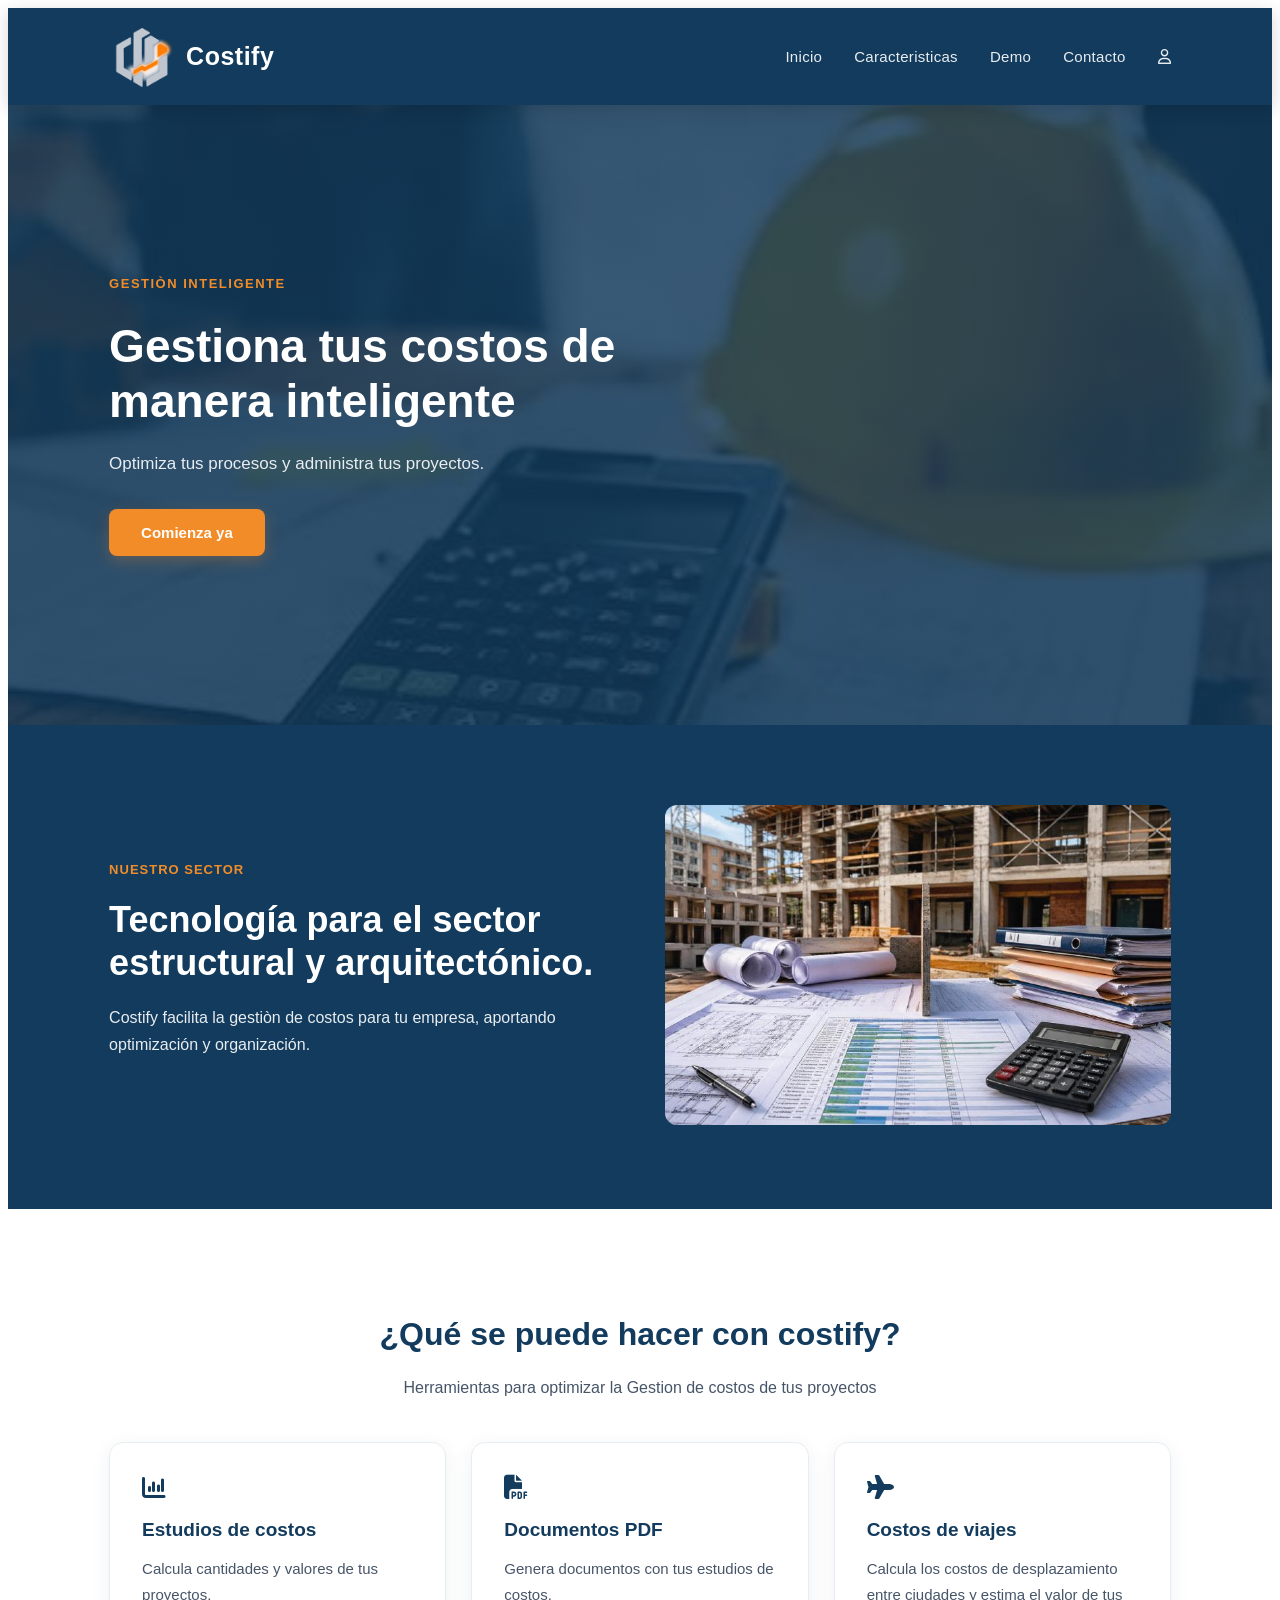
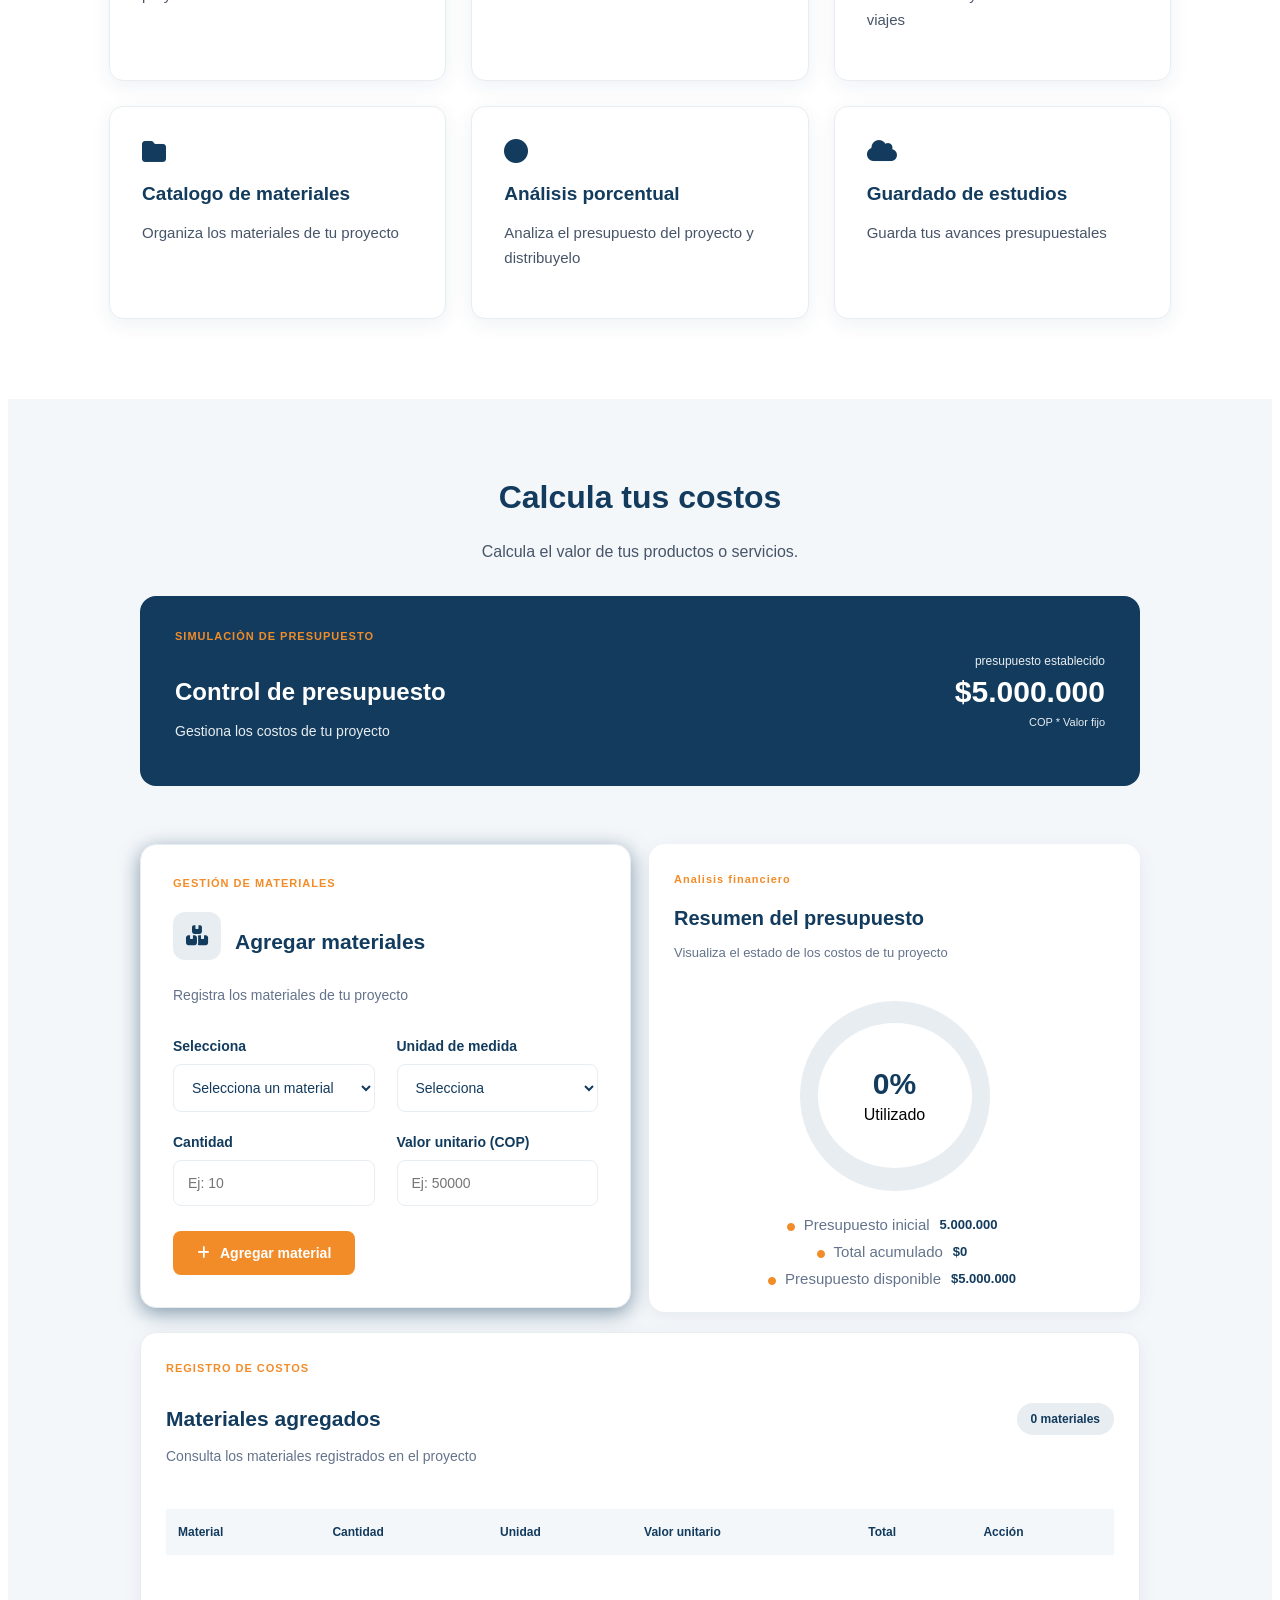
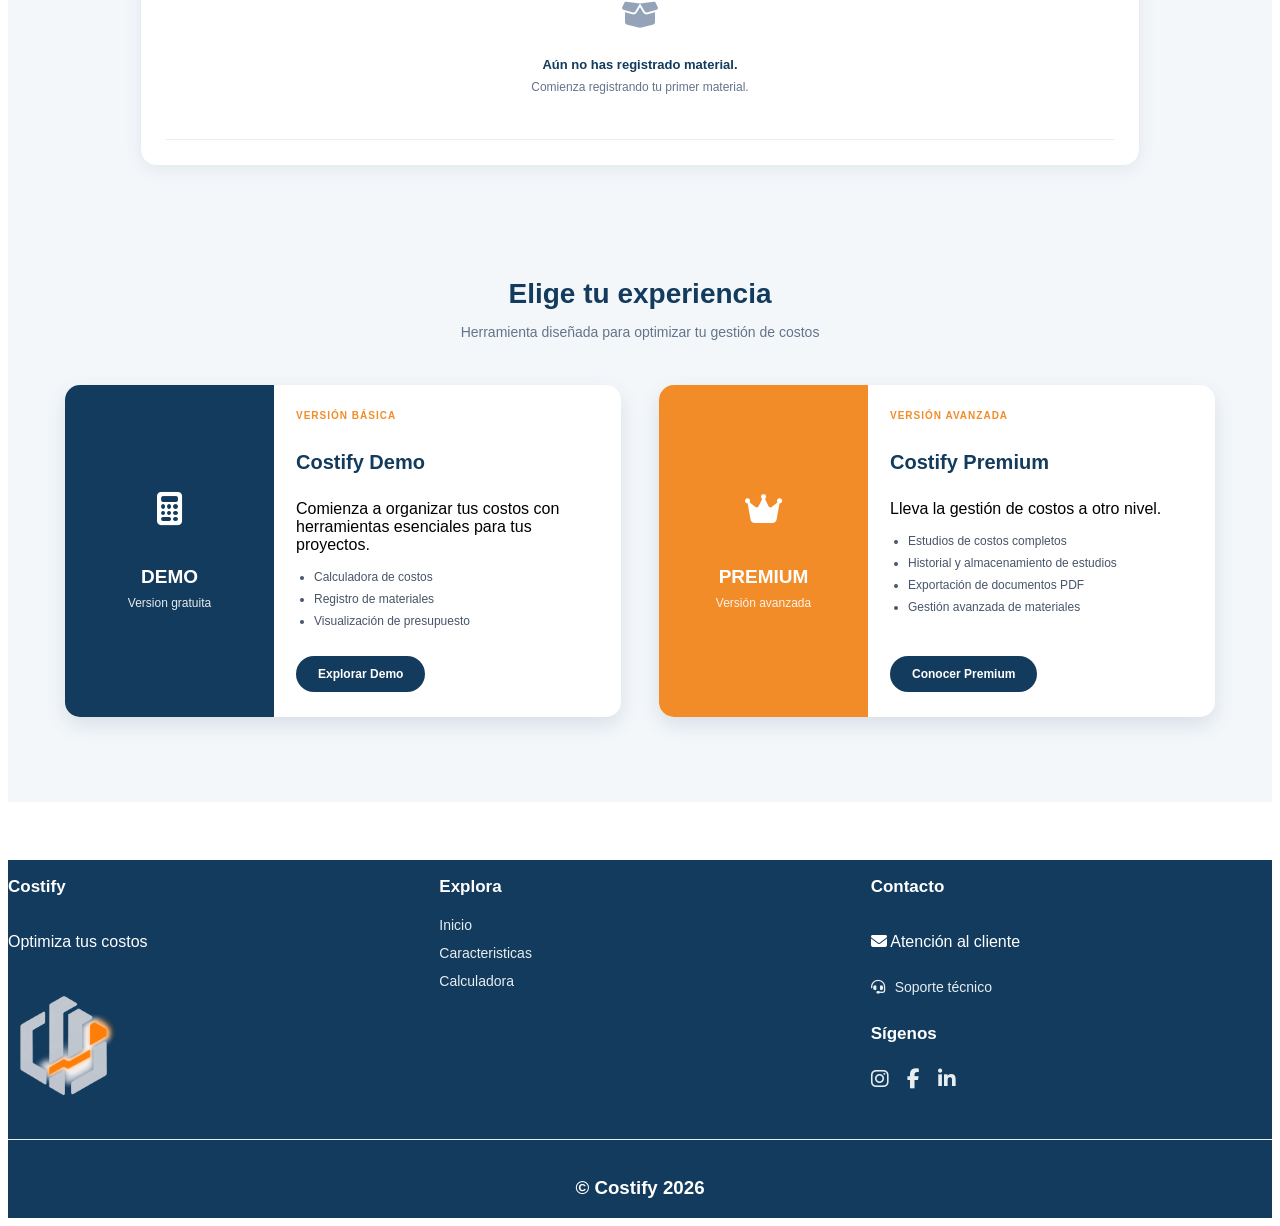
<file: costify/index.html>
<!DOCTYPE html>
<html lang="es">
<head>
    <meta charset="UTF-8">
    <meta name="viewport" content="width=device-width, initial-scale=1.0">
    <title>Costify | Gestion de costos</title>
    <link rel="stylesheet" href="https://cdn.jsdelivr.net/npm/@fortawesome/fontawesome-free@6.7.2/css/all.min.css">
    <link rel="stylesheet" href="style/style.css">

    <link rel="preconnect" href="https://fonts.googleapis.com">
    <link rel="preconnect" href="https://fonts.gstatic.com" crossorigin>
    <link rel="preconnect" href="https://fonts.googleapis.com/css2?family=Inter:wght@400;500;600;700;800&display=swap" rel="stylesheet">

</head>



<body>

    <header class="header">
    
        <a href="#inicio" class="header_brand">
            <img src="assets/costify_logo_transparente.png"
                alt="Logo de costify"
            >

            <span>Costify</span>
        </a>    
            <nav class="header_nav">
                <a href="#inicio">Inicio</a>
                <a href="#funciones">Caracteristicas</a>
                <a href="#calculator">Demo</a> 
                <a href="#contacto">Contacto</a>  
                <a href="login.html"><i class="fa-regular fa-user"></i></a>
            </nav>
    
    </header>
    

        <section id="inicio" class="hero">

            <div class="hero_content">
                
                <span class="hero_tag">
                    GESTIÒN INTELIGENTE
                </span>
                
                <h2>
                    Gestiona tus costos
                    de manera inteligente
                </h2>

                <p>
                    Optimiza tus procesos y 
                    administra tus proyectos.
                </p>

                <a href="#funciones" class="hero_button">
                    Comienza ya
                </a>

            </div>
        </section>

        <section class="sector">
            
            <div class="sector_content">

                <span class="sector_tag">
                    NUESTRO SECTOR
                </span>
                
                <h2>
                    Tecnología para el sector estructural
                    y arquitectónico.
                </h2>

                <p>
                  Costify facilita la gestiòn de costos
                  para tu empresa, aportando optimización y organización.  
                </p>

            </div>

            <div class="sector_image">
                
                <img
                    src="assets/sector.jpg"
                    alt="Planos e implementos para gestionar costos"
                >    
            </div>

        </section>

        <section id="funciones" class="features">

            <div class="features_header">
                <h2>¿Qué se puede hacer con costify?</h2>

                <p>
                    Herramientas para optimizar
                    la Gestion de costos de tus proyectos
                </p>
            </div>

            <div class="features_container">
                
                <div class="features_card">
                    
                    <div class="features_icon">
                        <i class="fa-solid fa-chart-column"></i>
                    </div>

                    <h3>Estudios de costos</h3>
                    <p>
                        Calcula cantidades y valores 
                        de tus proyectos.
                    </p>
                </div>

                <div class="features_card">

                    <div class="features_icon">
                        <i class="fa-solid fa-file-pdf"></i>
                    </div>

                    <h3>Documentos PDF</h3>
                    <p>
                        Genera documentos con
                        tus estudios de costos.
                    </p>
                </div>

                <div class="features_card">
                    
                    <div class="features_icon">
                        <i class="fa-solid fa-plane"></i>
                    </div>

                    <h3>Costos de viajes</h3>
                    <p>
                        Calcula los costos de 
                        desplazamiento entre ciudades y estima el 
                        valor de tus viajes
                    </p>
                </div>

                <div class="features_card">
                    
                    <div class="features_icon">
                        <i class="fa-solid fa-folder"></i>
                    </div>

                    <h3>Catalogo de materiales</h3>
                    <p>
                        Organiza los materiales de tu proyecto
                    </p>
                </div>

                <div class="features_card">
                    
                    <div class="features_icon">
                        <i class="fa-solid fa-circle"></i>
                    </div>

                    <h3>Análisis porcentual</h3>
                    <p>
                        Analiza el presupuesto del proyecto y distribuyelo 
                    </p>
                </div>

                <div class="features_card">
                    
                    <div class="features_icon">
                        <i class="fa-solid fa-cloud"></i>
                    </div>

                    <h3>Guardado de estudios</h3>
                    <p>
                        Guarda tus avances presupuestales
                    </p>
                </div>

            </div>

        </section>

        <section 
            class="calculator"
            id="calculator"
        
        >

        <div class="calculator_header">
            <h2>Calcula tus costos</h2>
            <p>
                Calcula el valor de tus 
                productos o servicios.
            </p>
        </div>

        <div class="calculator_container">

            <div class="budget_header">
                
                <div class="budget_header_info">
                    <span class="budget_tag">SIMULACIÒN DE PRESUPUESTO</span>
                    <h3>Control de presupuesto</h3>
                    <p>Gestiona los costos de tu proyecto</p>
                </div>

                <div class="budget_amount">

                <span>presupuesto establecido</span>
                <strong id="presupuesto">
                    $5.000.000
                </strong>
                <small>COP * Valor fijo</small>

            </div>

            </div>

            

            
    <div class="budget_dashboard_grid">
            

            </div>

            <div class="budget_sidebar">
                <div class="material_form">

                <div class="material_form_header">

                    <div class="material_form_heading">
                        <span class="section_tag">
                        GESTIÓN DE MATERIALES
                    </span>

                    <div class="material_form_title">

                        <div class="material_form_icon">
                            <i class="fa-solid fa-boxes-stacked"></i>
                        </div>

                        <h3>Agregar materiales</h3>

                    </div>  

                    

                    <p>
                        Registra los materiales de
                        tu proyecto
                    </p>
                    </div>

                    

                </div>

                
            

            <div class="material_field">

                <div class="calculator_field">

                    <label for="material">Selecciona</label>

                    <select id="material">

                        <option value="">Selecciona un material</option>
                        <option value="cemento">Cemento</option>
                        <option value="Acero">Acero</option>
                        <option value="Arena">Arena</option>
                        <option value="Gravilla">Gravilla</option>
                        <option value="Ladrillo">Ladrillo</option>
                        <option value="Pintura">Pintura</option>
                        <option value="otro">otro</option>
                          
                    </select>     
                </div>

                <div class="calculator_field">
                    <label for="unidad">Unidad de medida</label>

                    <select id="unidad">

                        <option value="">Selecciona</option>
                        <option value="unidad">Unidad</option>
                        <option value="kg">Kilogramo</option>
                        <option value="bulto">Bulto</option>
                        <option value="m²">Metro cúbico (m²)</option>
                        <option value="m³">Metro cuadrado (m³)</option>
                        <option value="metro lineal">Metro lineal (m)</option>

                    </select>

                </div>

                <div class="calculator_field">
                    <label for="cantidad">Cantidad</label>

                    <input 
                    
                    type="number"
                    id="cantidad"
                    min="1"
                    placeholder="Ej: 10"
                    >

                </div>

                <div class="calculator_field">
                    <label for="valor">Valor unitario (COP)</label>

                    <input 
                    
                    type="number"
                    id="valor"
                    min="0"
                    placeholder="Ej: 50000"
                    >
                </div>

            </div>

                <button
                
                    type="button"
                    id="agregar_material"
                    class="material_button"
                
                >
            
                    <i class="fa-solid fa-plus"></i>
                    Agregar material
                </button>

            </div>
            
        <div class="budget_summary">

            <div class="budget_summary_header">
                <span class="section_tag">Analisis financiero</span>
                <h3>Resumen del presupuesto</h3>
                <p>Visualiza el estado de los costos de tu proyecto</p>
            </div>

            <!-- GRafico cirular-->

            <div class="budget_chart_container">

                <div class="budget_chart" id="grafico-presupuesto">
                    <div class="budget_chart_content">
                        <strong id="porcentaje-utilizado">0%</strong>
                        <span>Utilizado</span>
                    </div>
                </div>

            </div>

            <div class="budget_details">

                <div class="budget_details_item">
                    <span>
                        <i class="fa-solid fa-circle"></i>
                        Presupuesto inicial
                    </span>
                    <strong>5.000.000</strong>
                </div>

                <div class="budget_details_item">
                    <span>
                        <i class="fa-solid fa-circle"></i>
                        Total acumulado
                    </span>
                    <strong id="subtotal">$0</strong>
                </div>

                <div class="budget_details_item">
                   <span>
                    <i class="fa-solid fa-circle"></i>
                    Presupuesto disponible
                   </span>
                   <strong id="presupuesto-restante">$5.000.000</strong>
                </div>

            </div>

            <div class="budget_alert" id="alerta-presupuesto" hidden>
                <i class="fa-solid fa-triangle-exclamation"></i>
                <span id="mensaje-presupuesto"></span>
            </div>

        </div>

        </div>

    <div class="materials_table">

                <div class="materials_table_header">

                    <div>
                        
                        <span class="section_tag">REGISTRO DE COSTOS</span>

                        <h3>Materiales agregados</h3>

                        <p>Consulta los materiales registrados en el proyecto</p>

                    </div>

                    <span class="materials_counter" id="contador-materiales">
                        0 materiales
                    </span>

                </div>

                <div class="materials_table_wrapper">

                    <table>
                        
                        <thead>
                            <tr>
                                <th>Material</th>
                                <th>Cantidad</th>
                                <th>Unidad</th>
                                <th>Valor unitario</th>
                                <th>Total</th>
                                <th>Acción</th>
                            </tr>
                        </thead>

                        <tbody id="lista-materiales">
                            <tr>
                                <td colspan="6" class="table_empty">
                                    <i class="fa-solid fa-box-open"></i>

                                    <p>Aún no has registrado material.</p>

                                    <small>
                                        Comienza registrando tu primer material.
                                    </small>

                                </td>
                            </tr>
                        </tbody>

                    </table>

            </div>        

    </div>
            
    <div>

    </div>

        </section>

    <section class="versions" id="versiones">

        <div class="versions_header">
            <h2>Elige tu experiencia</h2>
            <p>
                Herramienta diseñada para optimizar tu
                gestión de costos
            </p>
        </div>

        <div class="versions_container">

            <!--VERSION DE PRUEBA-->

            <article class="version_card">

                <div class="version_side demo_side">

                    <i class="fa-solid fa-calculator"></i>

                    <h3>DEMO</h3>

                    <span>Version gratuita</span>

                </div>
                 <div class="version_info">
                    <span class="version_level">
                        VERSIÓN BÁSICA
                    </span>

                    <h3>Costify Demo</h3>

                    <p>
                        Comienza a organizar tus costos con 
                        herramientas esenciales para tus proyectos.
                    </p>

                    <ul>
                        <li>Calculadora de costos</li>
                        <li>Registro de materiales</li>
                        <li>Visualización de presupuesto</li>
                    </ul>

                    <a href="#calculator" class="version_button">
                        Explorar Demo
                    </a>

                 </div>

            </article>

            <!--VERSION PREMIUM-->

            <article class="version_card">

    <!-- Franja lateral Premium -->
    <div class="version_side premium_side">

        <i class="fa-solid fa-crown"></i>

        <h3>PREMIUM</h3>

        <span>Versión avanzada</span>

    </div>

    <!-- Información Premium -->
    <div class="version_info">

        <span class="version_level">
            VERSIÓN AVANZADA
        </span>

        <h3>Costify Premium</h3>

        <p>
            Lleva la gestión de costos a otro nivel.
        </p>

        <ul>
            <li>Estudios de costos completos</li>
            <li>Historial y almacenamiento de estudios</li>
            <li>Exportación de documentos PDF</li>
            <li>Gestión avanzada de materiales</li>
        </ul>

        <a href="#contacto" class="version_button">
            Conocer Premium
        </a>

    </div>

</article>

        </div>

    </section>

    <footer id="contacto" class="footer">

        <div class="footer_content">
            
            <div class="footer_column">
                <h3>Costify</h3>
                <p>Optimiza tus costos</p>

                <img src="assets/costify_logo_transparente.png" alt="logo de costify">

            </div>

            <div class="footer_column">
                <h3>Explora</h3>

                <a href="#inicio">Inicio</a>
                <a href="#funciones">Caracteristicas</a>
                <a href="#calculator">Calculadora</a>

            </div>

            <div class="footer_column">
                    <h3>Contacto</h3>
        
                        <p>
                            <i class="fa-solid fa-envelope"></i>
                            Atención al cliente
                        </p>

                        <p class="footer_contact">
                            <i class="fa-solid fa-headset"></i>
                            Soporte técnico
                        </p>

                    <h3>Sígenos</h3>
                
                    <div class="footer_social">

                        <i class="fa-brands fa-instagram"></i>
                        <i class="fa-brands fa-facebook-f"></i>
                        <i class="fa-brands fa-linkedin-in"></i>
                    
                    </div>


            </div>

            </div>

        </div>

        <div class="footer_bottom">
            <h3>&copy; Costify 2026</h3>
        </div>

    </footer>

    <script src="main/main.js"></script>

</body>
</html>
</file>
<file: costify/style/style.css>
*{
    font-family: 'inter', sans-serif;
}

/* desplazar */

html {
    scroll-behavior: smooth !important;
}

/* encabezado */

.header {
    display: flex;
    justify-content: space-between;
    align-items: center;
    padding: 16px 8%;
    background-color: #123B5D;
    box-shadow: 0 4px 16px
                 rgba(0, 0, 0, 0.16);
    position: relative;
    z-index: 10;;
}

/* identidad sueperior */

.header_brand {
    display: flex;
    align-items: center;
    gap: 12px;
    text-decoration: none;
}

/* logo */

.header_brand img{
    width: 65px;    
    height: 65px;
    object-fit: contain;
    display: block;
}

/* nombre de la empresa */

.header_brand span{
    color: #ffffff;
    font-size: 25px;
    font-weight: 700;
    letter-spacing: 0.5px;

}

/* nav */

.header_nav {
    display: flex;
    align-items: center;
    gap: 32px;
}
    
.header_nav a {
    color: #e8edf1;
    text-decoration: none;
    font-size: 15px;
    font-weight: 500;
    letter-spacing: 0.3px;
    transition: color 0.2s ease;
}

.header_nav a:hover {
    color: #F28C28;
}

/* section principal */

.hero {
    min-height: 420px;
    display: flex;
    align-items: center;
    padding: 100px 8%;

    background-image: linear-gradient(
                        rgba(18,59,93,0.82),
                        rgba(18,59,93,0.82)


    ),
    
    url("../assets/hero.jpeg");

    background-size: cover;
    background-position: center;
    background-repeat: no-repeat;
}

.hero_content {
    max-width: 650px;
}

.hero_tag {
    display: inline-block;
    color: #F28C28;
    font-size: 13px;
    font-weight: 700;
    letter-spacing: 1.5px;
    margin-bottom: 8px;
}

.hero_content h2{
    color: #ffffff;
    font-size: 46px;
    line-height: 1.2;
    font-weight: 700;
    margin: 20px 0;
    max-width: 600px;
}

.hero_content p{
    color: #e8edf1;
    font-size: 17px;
    line-height: 1.8;
    max-width: 500px;
    margin-bottom: 30px;
}

.hero_button{
    display: inline-block;
    background-color: #F28C28;
    color: #ffffff;
    padding: 15px 32px;
    border-radius: 8px;
    text-decoration: none;
    font-size: 15px;
    font-weight: 600;
    box-shadow: 0 5px 15px rgba(242, 140, 40, 0.25);
    transition: all 0.3 ease;
}

.hero_button:hover{
    background-color: #df7717;
    transform: translateY(-3px);
    box-shadow: 0 8px 20px rgba(242, 140, 40, 0.35);
    box-shadow: 0 8px 20px rgba(242, 140, 40, 0.35);
    transition: all 0.3s ease;
}

.hero_button:active{
    transform: translateY(0);
    box-shadow: 0 2px 6px rgba(242, 140, 40, 0.2);
    background-color: #c96812;
}

/* sector */

.sector{
    display: flex;
    align-items: center;
    justify-content: space-between;
    gap: 50px;
    padding: 80px 8%;
    background-color: #123B5D;
}

.sector_content{
    flex: 1;
    max-width: 550px;
}

.sector_tag{
    color: #F28C28;
    font-size: 13px;
    font-weight: 700;
    letter-spacing: 1px;
}

.sector_content h2{
    color: #ffffff;
    font-size: 36px;
    line-height: 1.2;
    margin: 20px 0;
}

.sector_content p{
    color: #e8edf1;
    font-size: 16px;
    line-height: 1.7;
}

.sector_image{
    flex: 1;
}

.sector_image img{
    width: 100%;
    height: 320px;
    object-fit: cover;
    border-radius: 12px;
}

/* caracteristicas */

.features {
    background-color: #ffffff;
    padding: 80px 8%;
}

.features_header {
    text-align: center;
    margin-bottom: 45px;
}

.features_header h2{
    color: #123B5D;
    font-size: 32px;
}

.features_header p{
    color: #475569;
    font-size: 16px;
}

.features_container{
    display: grid;
    grid-template-columns: repeat(3, 1fr);
    gap: 25px;
}

.features_card{
    background-color: #ffffff;
    padding: 32px;
    border-radius: 14px;
    border: 1px solid #e8edf1;
    box-shadow: 0 5px 20px
                rgba(18,59,93,0.07);
    transition: transform 0.3s ease,
                box-shadow 0.3s ease;
}

.features_card:hover{
    transform: translateY(-7px);
    box-shadow: 0 12px 28px rgba(18,59,93,0.13);
    border-color: #d5e0e9;
}

.features_icon i{
    color: #123B5D;
    font-size: 24px;
}

.features_card h3{
    color: #123B5D;
    font-size: 19px;
    font-weight: 700;
    margin-bottom: 12px;
}

.features_card p{
    color: #475569;
    font-size: 15px;
    line-height: 1.7;

}

.features_card:hover{
    transform: translateY(-5px);
    box-shadow: 0 10px 25px
                rgba(18,59,93,0.13);
}

/* calculadora */

.calculator {
    background-color: #F4F7FA;
    padding: 54px 8%;
}

.calculator_header{
    text-align: center;
    margin-bottom: 35px;
}

.calculator_header h2{
    color: #123B5D;
    font-size: 32px;
}

.calculator_header p{
    color: #475569;
}

/* presupuestoejemplo */

.calculator_container{
    display: flex;
    flex-direction: column;
    gap: 20px;
    max-width: 1000px;
    margin: 0 auto;
}

/* presupuesto fijp */

.budget_header {
    display: flex;
    justify-content: space-between;
    align-items: center;
    gap: 25px;
    padding: 30px 35px;
    background: #123B5D;
    border-radius: 16px;
    color: white;
}

.budget_tag{
    display: inline-block;
    font-size: 11px;
    font-weight: 700;
    letter-spacing: 1px;
    color: #F28C28;
    margin-bottom: 12px;

}

.budget_header_info h3 {
    font-size: 24px;
    margin-bottom: 10px;
}

.budget_header_info p{
    color: #e8edf1;
    font-size: 14px;
    line-height: 1.6;
}

.budget_amount{
    display: flex;
    flex-direction: column;
    gap: 7px;
    text-align: right;
}

.budget_amount span{
    font-size: 12px;
    color: #e8edf1;
}

.budget_amount strong{
    font-size: 30px;
    color: white;   
}

.budget_amount small{
    font-size: 11px;
    color: #e8edf1;
}

/* fomulario */

.material_form{
    padding: 32px;
    background: white;
    border: 1px solid #e8edf1;
    border-radius: 16px;
    box-shadow: 0 5px 20px rgba(18,59,93,0.5);
}

.material_form_header{
    display: flex;
    flex-direction: column;
    align-items: flex-start;
    gap: 8px;
}

.material_form_heading {
    display: flex;
    flex-direction: column;
    gap: 8px
}

.material_form_title{
    display: flex;
    align-items: center;
    gap: 14px;
}

.material_form_header h3{
    color: #123B5D;
    font-size: 21px;
    margin-bottom: 8px;
}

.material_form_header p{
    color: #64738b;
    font-size: 14px;
    line-height: 1.6;
}

.section_tag{
    display: inline-block;
    color: #F28C28;
    font-size: 11px;
    font-weight: 700;
    letter-spacing: 1px;
    margin-bottom: 12px;
}

.material_form_icon {
    width: 48px;
    height: 48px;
    display: flex;
    justify-content: center;
    align-items: center;
    background: #e8edf1;
    color: #123B5D;
    border-radius: 12px;
    font-size: 20px;
    flex-shrink: 0;
}

/* llenado */

.material_field{
    display: grid;
    grid-template-columns: repeat(2, 1fr);
    gap: 22px;
    margin-top: 18px;
}

.material_form .calculator_field{
    display: flex;
    flex-direction: column;
    gap: 10px;
}

.material_form .calculator_field label{
    color: #123B5D;
    font-size: 14px;
    font-weight: 600;
}

.material_form .calculator_field input,
.material_form .calculator_field select {
    width: 100%;
    box-sizing: border-box;
    padding: 14px;
    border: 1px solid #e8edf1;
    border-radius: 8px;
    background: white;
    color: #123B5D;
    font-size: 14px;
    outline: none;
    transition: 0.2s;
}

.material_form .calculator_field input:focus,
.material_form .calculator_field select:focus {
    border-color: #123B5D;
    box-shadow: 0 0 0 3px rgba(18,59,93,0.10)
}

.material_button{
    display: inline-flex;
    align-items: center;
    justify-content: center;
    gap: 10px;
    margin-left: 0;
    margin-top: 25px;
    padding: 14px 24px;
    background: #F28C28;
    color: white;
    border: none;
    border-radius: 8px;
    font-size: 14px;
    font-weight: 600;
    cursor: pointer;
    transition: 0.25s ease;
}

.material_button:hover{
    background: #d97719;
    transform: translateY(-2px);
}

/* tabla de materiales */

.materials_table{
    padding: 32px;
    background: white;
    border: 1px solid #e8edf1;
    border-radius: 16px;
    box-shadow: 0 5px 20px rgba(18,59,93,0.05);
}

/* encabezado */

.materials_table_header{
    display: flex;
    justify-content: space-between;
    align-items: center;
    gap: 20px;
}

.materials_table_header h3{
    color: #123B5D;
    font-size: 21px;
    margin-bottom: 8px;
}

.materials_table_header p{
    color: #64738b;
    font-size: 14px;
    line-height: 1.6;
}

.materials_counter {
    padding: 9px 14px;
    background: #e8edf1;
    color: #123B5D;
    border-radius: 20px;
    font-size: 12px;
    font-weight: 600;
    white-space: nowrap;
}

/* contenedor de tabla */

.materials_table_wrapper {
    width: 100%;
    overflow-x: auto;
    margin-top: 28px 
}

/* tabla */

.materials_table table{
    width: 100%;
    border-collapse: collapse;
    text-align: left;
}

/* encabezado de columnas */

.materials_table th {
    padding: 16px 12px;
    background: #F4F7FA;
    color: #123B5D;
    font-size: 12px;
    font-weight: 700;
    white-space: nowrap;
}

/* celdas */

.materials_table td{
    padding: 16px 12px;
    border-bottom: 1px solid #e8edf1;
    color: #475569;
    font-size: 13px;
}

/* vacio */

.table_empty{
    text-align: center;
    padding: 45px 15px !important;
}

.table_empty i{
    font-size: 30px;
    color: #94a3b8;
    margin-bottom: 14px;
}

.table_empty p{
    color: #123B5D;
    font-weight: 600;
    margin-bottom: 7px;
}

.table_empty small{
    color: #64748b;
    font-size: 12px;
}

/* distribucion de tabla */

.budget_dashboard_grid{
    display:grid;
    grid-template-columns: minmax(0, 1fr);   
    align-items: start;
    gap: 18px;
    margin-top: 18px;
}

.materials_table,
.budget_summary {
    min-width: 0;
    background: white;
    border-radius: 16px;
    padding: 25px;
    box-shadow: 0 4px 18px rgba(18,59,93,0.07);
}

/* encabezado del resumen de presupuesto */

.budget_summary_header h3{
    color: #123B5D;
    font-size: 20px;
    margin: 10px 0;
}

.budget_summary_header p{
    color: #64738b;
    font-size: 13px;
    line-height: 1.5;
}

/* circulo */

.budget_chart_container{
    display: flex;
    justify-content: center;
    padding: 25px 0;
}

.budget_chart {
    width: 190px;
    height: 190px;
    border-radius: 50%;
    background: conic-gradient(
        #123B5D 0deg 0deg,
        #e8edf1 0deg 360deg
    );
    display: flex;
    justify-content: center;
    align-items: center;
    position: relative;
}

.budget_chart::before{
    content: "";
    position: absolute;
    width:154px;
    height: 145px;
    background: white;
    border-radius: 50%;

}

.budget_chart_content {
    position: relative;
    z-index: 1;
    display: flex;
    flex-direction: column;
    align-items: center;
    gap: 5px;
}

.budget_chart_content strong{
    color: #123B5D;
    font-size: 30px;
}

.budget_chat_content span{
    color: #64748b;
    font-size: 12px;
}

/* details del presupuesto */

.budget_details {
    display: flex;
    flex-direction: column;
    align-items: center;
    gap: 10px;
    font-size: 12px
}

.budget_details_item{
    display:flex;
    justify-content: center;
    align-items: center;
    font-size: 15px;
    gap: 10px;
}

.budget_details_item span {
    color: #64748b;
}

.budget_details_item strong{
    color: #123B5D;
    font-size: 13px;
    margin-right: 5px;
}

.budget_details_item i{
    font-size: 8px;
    color: #F28C28;
    margin-right: 5px;
}

/* alerta de sobrepasarsee */

.budget_alert {
    padding: 13px;
    margin-top: 20px;
    color: #a65300;
    background: #fff3e6;
    border-radius: 10px;
    line-height: 1.5;
    font-size: 12px;
}

.budget_alert.exhausted {
    color: #b42318;
    background: #fef2f2;
    border: 1px solid #fecaca;
}

.budget_alert.exceeded {
    color: #991b1b;
    background: #fee2e2;
    border: 1px solid #fca5a5;
}

.delete_button {
    background-color: #fef2f2;
    color: #b42318;
    border: 1px solid #fecaca;
    padding: 8px 14px;
    border-radius: 8px;
    font-family: 'Inter', sans-serif;
    font-size: 13px;
    font-weight: 600;
    cursor: pointer;
    transition: all 0.25 ease;
}

.delete_button:hover{
    background-color: #fee2e2;
    border-color: #f87171;
    transform: translateY(-2px);
    box-shadow: 0 4px 10px rgba(180, 35, 24, 0.12);
}

.delete_button:active{
    transform: translateY(0) scale(0.96);
    box-shadow: none;
}

.budget_alert[hidden]{
    display: none;
}

.budget_sidebar{
    display: grid;
    grid-template-columns: repeat(2, minmax(0, 1fr));
    align-items: start;
    gap: 18px;
    min-width: 0;
}

/* misma columna de agregar y analisis financiero */

.budget_summary{
    position: sticky;
    top: 20px
}

/* Tarjetas de VERSIONES */

.versions {
    padding: 15px 55px 85px;
    background-color: #F4F7FA;
    margin-bottom: 58px;
}

.versions_header {
    text-align: center;
    margin-bottom: 45px;
}

.versions_header h2{
    color: #123B5D;
    font-size: 28px;
    margin-bottom: 12px;
}

.versions_header p{
    color: #64748b;
    font-size: 14px;
}

.versions_container {
    display: grid;
    grid-template-columns: repeat(2, minmax(0, 1fr));
    max-width: 1150px;
    margin: 0 auto;
    gap: 38px;
}

.version_card{
    display: flex;
    background-color: #ffffff;
    border-radius: 15px;
    overflow: hidden;
    min-height: 280px;
    box-shadow: 0 8px 20px rgba(18, 59, 93, 0.12);
    transition: transform 0.3s ease,
                box-shadow 0.3s ease;
}

.version_card:hover{
    transform: translateY(-7px);
    box-shadow: 0 14px 28px rgba(18, 59, 93, 0.18);
}

.version_side{
    width: 34%;
    min-width: 115px;
    display: flex;
    flex-direction: column;
    justify-content: center;
    align-items: center;
    text-align: center;
    padding: 20px 10px;
    color: #ffffff;
}

.demo_side{
    background-color: #123B5D;
}

.premium_side{
    background-color: #F28C28;
}

.version_side i{
    font-size: 33px;
    margin-bottom: 22px;
}

.version_side h3{
    font-size: 19px;
    margin-bottom: 8px;
}

.version_side span{
    font-size: 12px;
    opacity: 0.9;
}

.version_info {
    flex: 1;
    padding: 25px 22px;
    display: flex;
    flex-direction: column;
    align-items: flex-start;
}

.version_level{
    color: #F28C28;
    font-size: 10px;
    font-weight: 700;
    letter-spacing: 1px;
    margin-bottom: 10px;
}

.version_info h3{
    color: #123B5D;
    font-size: 20px;
    margin-bottom: 10px;
}

.verson_info p{
    color: #64748b;
    font-size: 13px;
    line-height: 1.6;
    margin-bottom: 15px;
}

.version_info ul {
    padding-left: 18px;
    margin: 0 0 20px;
}

.version_info li {
    color: #475569;
    font-size: 12px;
    margin-bottom: 8px;
}

.version_button {
    display: inline-block;
    background-color: #123B5D;
    color: #ffffff;
    text-decoration: none;
    padding: 11px 22px;
    border-radius: 25px;
    font-size: 12px;
    font-weight: 600;
    margin-top: auto;
    transition: background-color 0.3s ease, transform 0.3 ease;
}

.version_button:hover{
    background-color: #F28C28;
    transform: translateY(-3px);
}

/* pie de pagina */

.footer {
    background-color: #123B5D;
    color: white;
    display: flex;
    flex-direction: column;
    justify-content: center;
    gap: 40px;
    
}

.footer_content{
    width: 100%;
    display: grid;
    box-sizing: border-box;
    gap: 30px;
    grid-template-columns: repeat(3, 1fr);
}

.footer_column {
    display: flex;
    flex-direction: column;
    gap: 12px;
    text-align: left;
}

.footer_column h3{
    color: #ffffff;
    font-size: 17px;
    font-weight: 600;
    margin-bottom: 8px;
}

.footer_column a{
    display: inline-block;
    color: #e8edf1;
    text-decoration: none;
    font-size: 14px;
    transition: color 0.3s ease, transform 0.3s ease;
}

.footer_column a:hover{
    color: #F28C28;
    transform: translateX(5px);
}

.footer_column img{
    width: 110px;
    height: auto;
    object-fit: contain;
    margin-top: 10px;
}

.footer_bottom {
    width: 100%;
    box-sizing: border-box;
    display: flex;
    align-items: center;
    border-top: 1px solid #e8edf1;
    padding-top: 18px;
    justify-content: center;
}

.footer_social {
    display: flex;
    gap: 18px;
    margin-top: 5px;
}

.footer_social i{
    font-size: 20px;
    color: #e8edf1;
    transition: color 0.3s ease, transform 0.3s ease;
}

.footer_social i:hover{
    color: #F28C28;
    transform: translateY(-4px);
}

.footer_contact{
    display:flex;
    align-items: center;
    gap: 10px;
    margin: 0;
    color: #e8edf1;
    font-size: 14px
}

@media (max-width: 650px) {

.calculator {
    padding: 60px 5%;

}

.calculator_container{
    grid-template-columns: 1fr;
    padding: 24px;
    gap: 20px;
}    


.calculator_iva,
.calculator_result {
    grid-column: 1;
}

.calculator_result{
    grid-template-columns: 1fr auto;
    padding: 20px;
} 

.calculator_result output{
    font-size: 19px;
}

#total {
    font-size: 28px;
}

}
</file>
